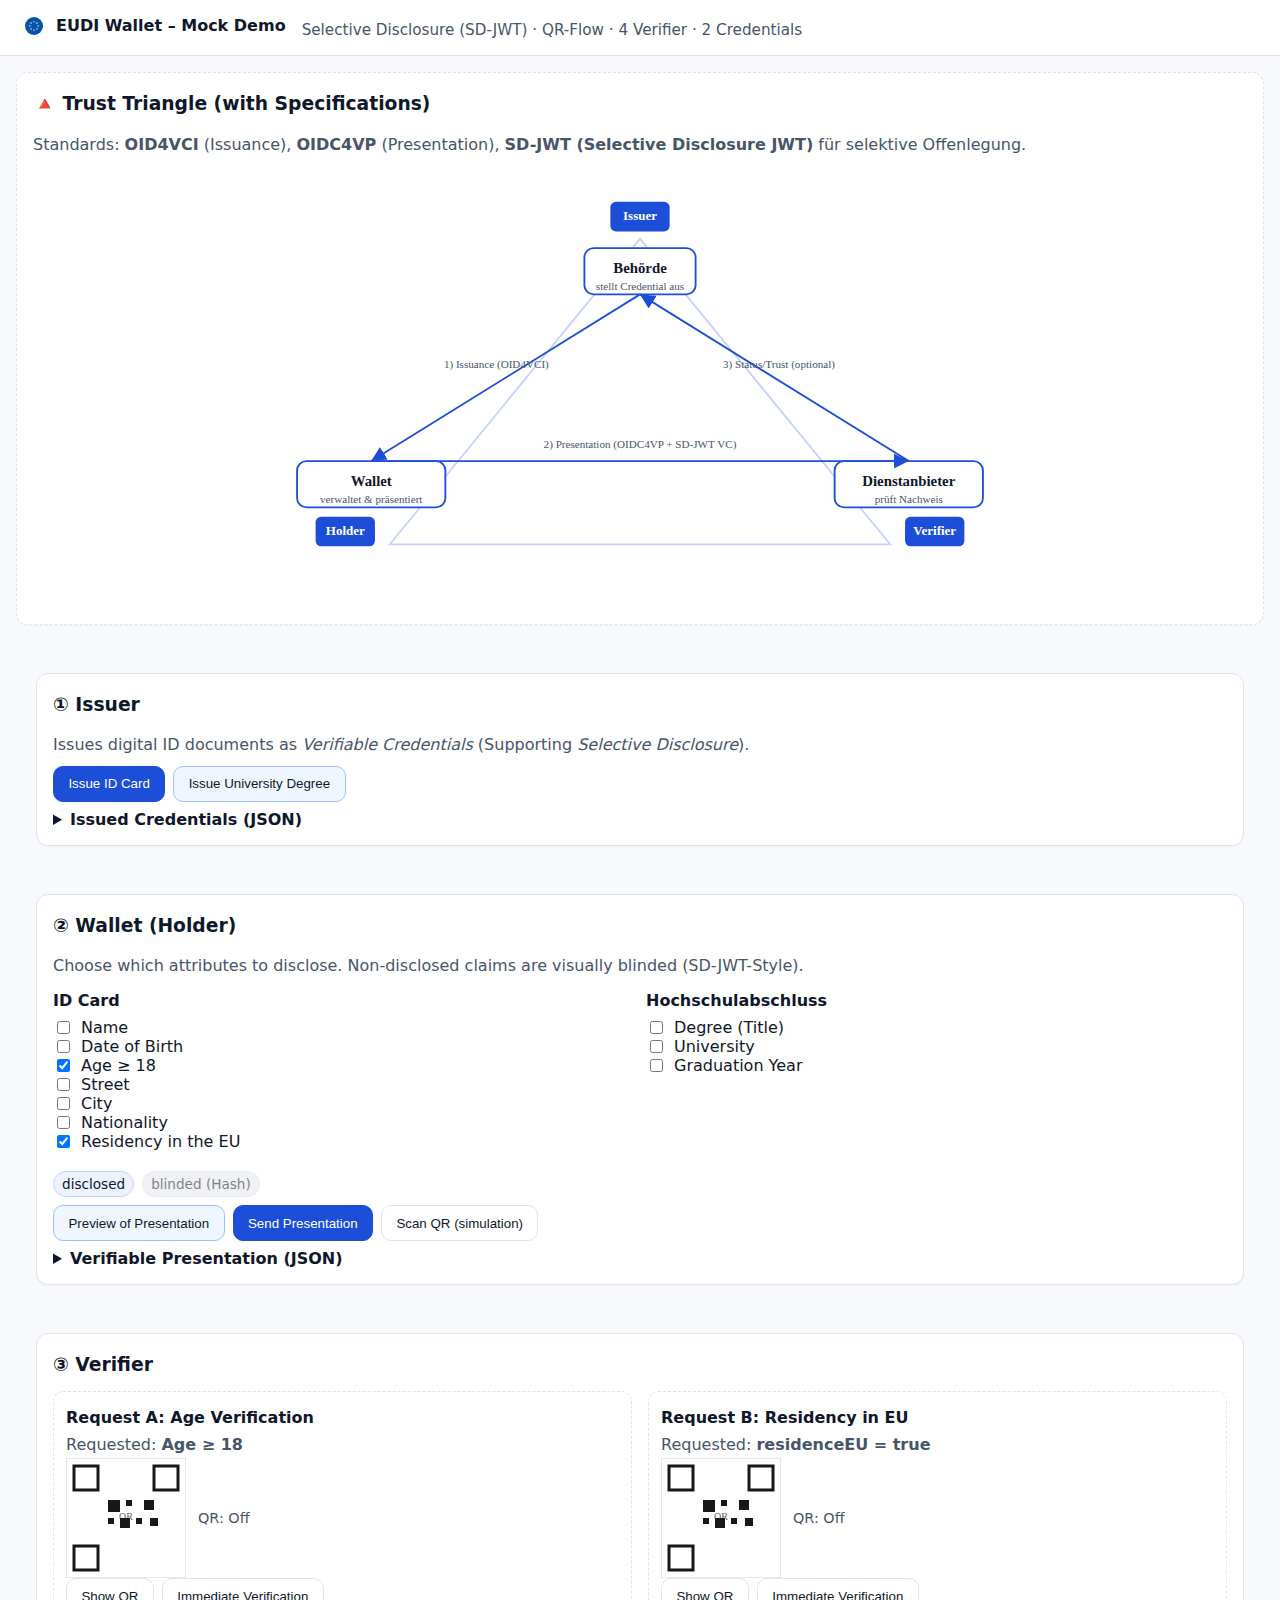
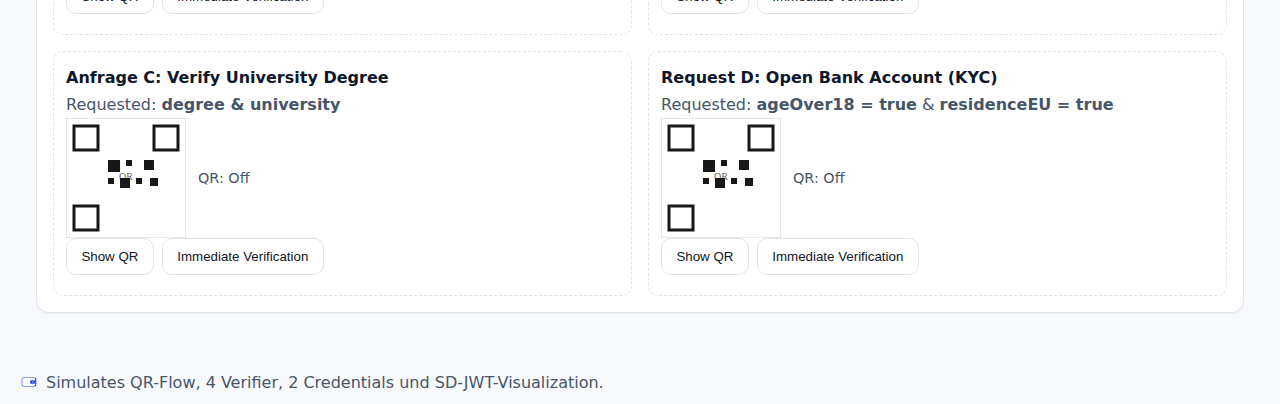
<file: mock-eudi-wallet-demo/index.html>
<!DOCTYPE html>
<html lang="de">
<head>
  <meta charset="UTF-8">
  <meta name="viewport" content="width=device-width, initial-scale=1.0" />
  <title>EUDI Wallet Demo · SD-JWT VC · 4 Verifier</title>
  <link rel="stylesheet" href="style.css">
</head>
<body>
<header>
  <div class="brand">
    <img src="assets/european-union.svg" alt="EU Flagge" width="28" height="18">
    <span>EUDI Wallet – Mock Demo</span>
  </div>
  <div class="subtitle">Selective Disclosure (SD-JWT) · QR-Flow · 4 Verifier · 2 Credentials</div>
</header>

<section class="panel diagram">
  <h3>🔺 Trust Triangle (with Specifications)</h3>
  <p>Standards: <strong>OID4VCI</strong> (Issuance), <strong>OIDC4VP</strong> (Presentation), <strong>SD-JWT (Selective Disclosure JWT)</strong> für selektive Offenlegung.</p>
  <div class="diagram-wrap">
    <img src="assets/trust-triangle-specs.svg" alt="Trust Triangle Diagramm mit OID4VCI / OIDC4VP / SD-JWT" class="diagram-img">
  </div>
</section>

<main>
  <section class="panel" id="issuer">
    <h3>① Issuer</h3>
      <p>Issues digital ID documents as <em>Verifiable Credentials</em> (Supporting <em>Selective Disclosure</em>).</p>
    <div class="issuer-actions">
      <button class="primary" id="btnIssueId">Issue ID Card</button>
      <button class="secondary" id="btnIssueDegree">Issue University Degree</button>
    </div>
    <details>
      <summary>Issued Credentials (JSON)</summary>
      <div class="cred-list">
        <div>
          <strong>ID Card</strong>
          <pre id="credentialId"></pre>
        </div>
        <div>
          <strong>University Degree</strong>
          <pre id="credentialDegree"></pre>
        </div>
      </div>
    </details>
  </section>

  <section class="panel" id="wallet">
    <h3>② Wallet (Holder)</h3>
    <p>Choose which attributes to disclose. Non-disclosed claims are visually blinded (SD-JWT-Style).</p>
    <div class="wallet-grid">
      <div>
        <h4>ID Card</h4>
        <form id="disclosureId">
          <label><input type="checkbox" name="name"> Name</label>
          <label><input type="checkbox" name="dob"> Date of Birth</label>
          <label><input type="checkbox" name="ageOver18" checked> Age ≥ 18</label>
          <label><input type="checkbox" name="street"> Street</label>
          <label><input type="checkbox" name="city"> City</label>
          <label><input type="checkbox" name="nationality"> Nationality</label>
          <label><input type="checkbox" name="residenceEU" checked> Residency in the EU</label>
        </form>
        <div class="sdjwt-view" id="sdViewId"></div>
      </div>
      <div>
        <h4>Hochschulabschluss</h4>
        <form id="disclosureDegree">
          <label><input type="checkbox" name="degree"> Degree (Title)</label>
          <label><input type="checkbox" name="university"> University</label>
          <label><input type="checkbox" name="year"> Graduation Year</label>
        </form>
        <div class="sdjwt-view" id="sdViewDegree"></div>
      </div>
    </div>
    <div class="legend">
      <span class="chip disclosed">disclosed</span>
      <span class="chip blinded">blinded (Hash)</span>
    </div>
    <div class="actions">
      <button class="secondary" id="btnPreview">Preview of Presentation</button>
      <button class="primary" id="btnPresent">Send Presentation</button>
      <button id="btnScanQr">Scan QR (simulation)</button>
    </div>
    <details>
      <summary>Verifiable Presentation (JSON)</summary>
      <pre id="presentation"></pre>
    </details>
  </section>

  <section class="panel" id="verifier">
    <h3>③ Verifier</h3>
    <div class="verifier-grid four">
      <div class="verifier-card">
        <h4>Request A: Age Verification</h4>
        <p>Requested: <strong>Age ≥ 18</strong></p>
        <div class="qr-wrap">
          <img src="assets/qr-placeholder.svg" alt="QR Placeholder" class="qr" id="qrA">
          <div class="qr-label" id="qrALabel">QR: Off</div>
        </div>
        <div class="actions">
          <button id="btnShowQrA">Show QR</button>
          <button id="btnRequestA">Immediate Verification</button>
        </div>
        <div id="resultA" class="result"></div>
      </div>
      <div class="verifier-card">
        <h4>Request B: Residency in EU</h4>
        <p>Requested: <strong>residenceEU = true</strong></p>
        <div class="qr-wrap">
          <img src="assets/qr-placeholder.svg" alt="QR Placeholder" class="qr" id="qrB">
          <div class="qr-label" id="qrBLabel">QR: Off</div>
        </div>
        <div class="actions">
          <button id="btnShowQrB">Show QR</button>
          <button id="btnRequestB">Immediate Verification</button>
        </div>
        <div id="resultB" class="result"></div>
      </div>
      <div class="verifier-card">
        <h4>Anfrage C: Verify University Degree</h4>
        <p>Requested: <strong>degree &amp; university</strong></p>
        <div class="qr-wrap">
          <img src="assets/qr-placeholder.svg" alt="QR Placeholder" class="qr" id="qrC">
          <div class="qr-label" id="qrCLabel">QR: Off</div>
        </div>
        <div class="actions">
          <button id="btnShowQrC">Show QR</button>
          <button id="btnRequestC">Immediate Verification</button>
        </div>
        <div id="resultC" class="result"></div>
      </div>
      <div class="verifier-card">
        <h4>Request D: Open Bank Account (KYC)</h4>
        <p>Requested: <strong>ageOver18 = true</strong> &amp; <strong>residenceEU = true</strong></p>
        <div class="qr-wrap">
          <img src="assets/qr-placeholder.svg" alt="QR Placeholder" class="qr" id="qrD">
          <div class="qr-label" id="qrDLabel">QR: Off</div>
        </div>
        <div class="actions">
          <button id="btnShowQrD">Show QR</button>
          <button id="btnRequestD">Immediate Verification</button>
        </div>
        <div id="resultD" class="result"></div>
      </div>
    </div>
  </section>
</main>

<footer>
  <img src="assets/wallet.svg" alt="" width="18" height="18">
  <span>Simulates QR-Flow, 4 Verifier, 2 Credentials und SD-JWT-Visualization.</span>
</footer>

<!-- Modal: Consent -->
<div id="modal" class="modal hidden" aria-hidden="true" role="dialog" aria-label="Confirm data sharing">
  <div class="modal-content">
    <h4>Confirm data sharing</h4>
    <p>This Websit requests:</p>
    <p id="modalRequest"><em>Unknown</em></p>
    <p>You are currently sharing (Disclosures):</p>
    <ul id="shareList"></ul>
    <div class="modal-actions">
      <button id="modalCancel">Cancel</button>
      <button class="primary" id="modalConfirm">Share</button>
    </div>
  </div>
</div>

<script src="script.js"></script>
</body>
</html>
</file>
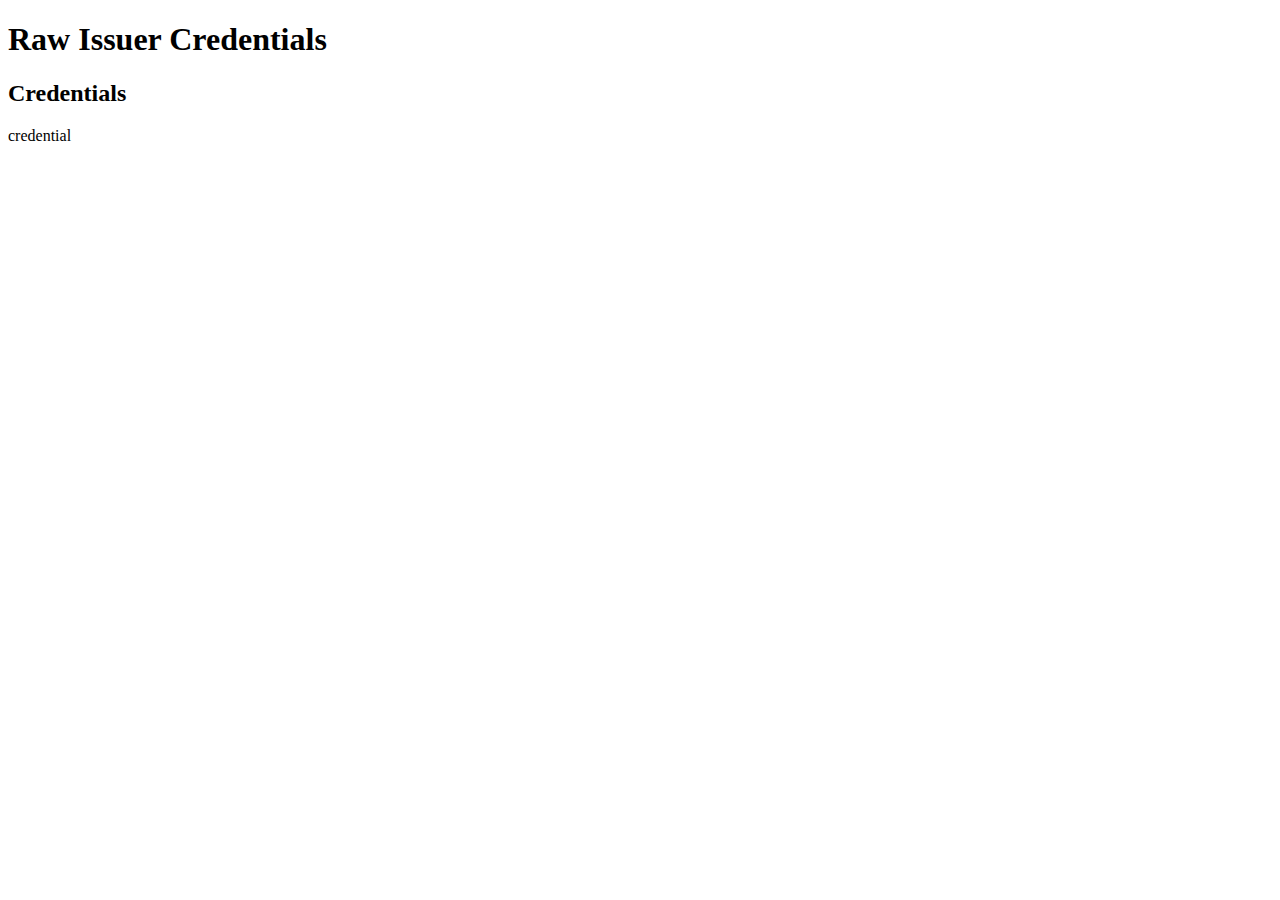
<file: selective-disclosure-demo/src/main/resources/templates/index.html>
<!DOCTYPE html>
<html xmlns="http://www.w3.org/1999/xhtml" xmlns:th="http://www.thymeleaf.org" lang="de">
<head>
    <meta charset="UTF-8"/>
    <title>Selective Disclosure Demo</title>
    <link href="https://cdn.jsdelivr.net/npm/bootstrap@5.3.8/dist/css/bootstrap.min.css" rel="stylesheet"
          integrity="sha384-sRIl4kxILFvY47J16cr9ZwB07vP4J8+LH7qKQnuqkuIAvNWLzeN8tE5YBujZqJLB" crossorigin="anonymous">
    <script src="https://cdn.jsdelivr.net/npm/bootstrap@5.3.8/dist/js/bootstrap.bundle.min.js"
            integrity="sha384-FKyoEForCGlyvwx9Hj09JcYn3nv7wiPVlz7YYwJrWVcXK/BmnVDxM+D2scQbITxI"
            crossorigin="anonymous"></script>
</head>
<body>
<div th:replace="~{fragments :: header}"></div>

<div class="container-fluid">
    <h1>Raw Issuer Credentials</h1>

    <div th:if="${identityCredentialSerialized != null}">
        <h2>Credentials</h2>
        <p><span style="white-space: pre-line" th:text="${identityCredentialSerialized}">credential</span></p>
    </div>
</div>
</body>
</html>
</file>
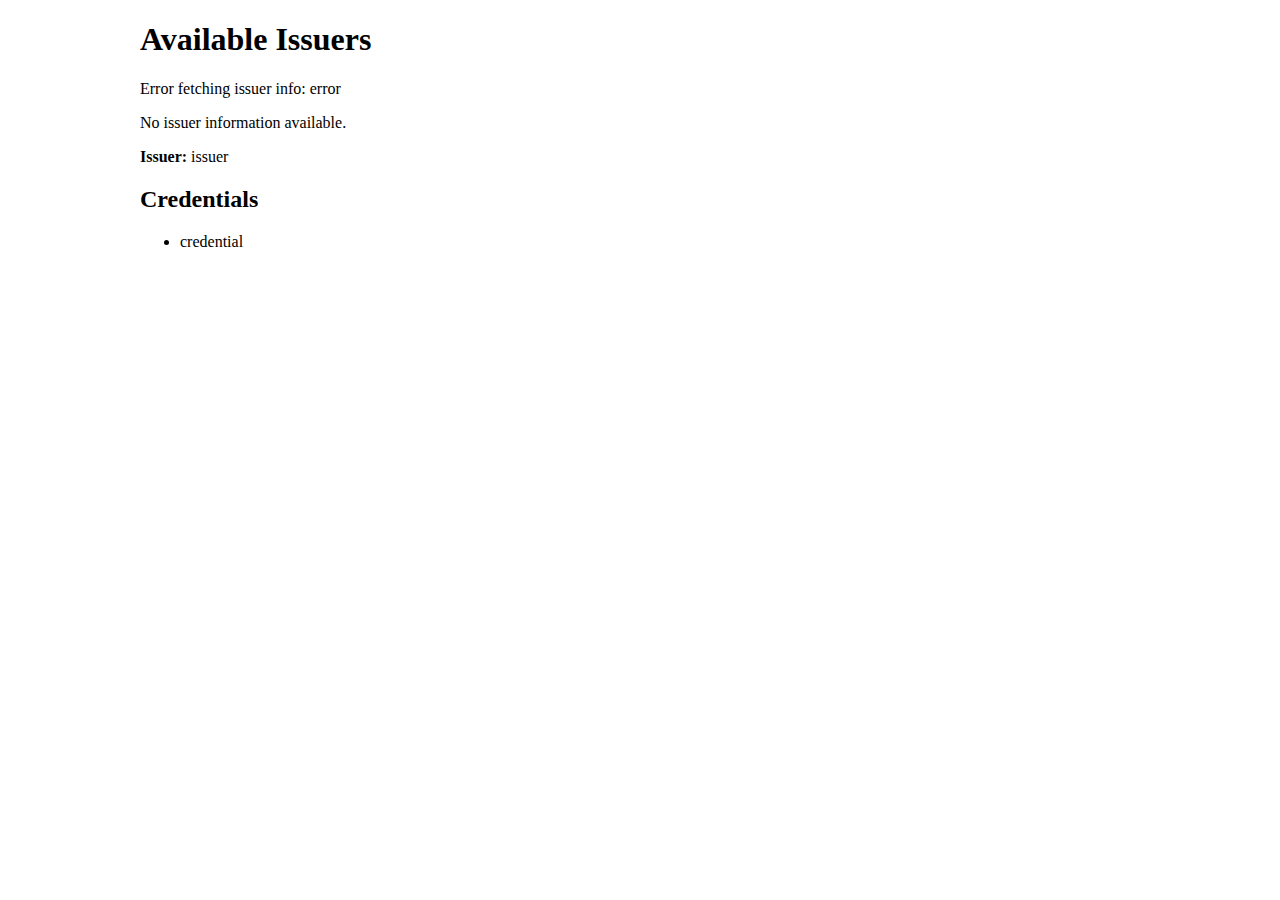
<file: wallet/src/main/resources/templates/index.html>
<!DOCTYPE html>
<html xmlns="http://www.w3.org/1999/xhtml" xmlns:th="http://www.thymeleaf.org">
<head>
    <meta charset="UTF-8" />
    <title>Available Issuers</title>
    <link rel="stylesheet" th:href="@{/css/style.css}" />
</head>
<body>
<div th:replace="~{fragments :: header}"></div>

<div style="max-width:1000px;margin:20px auto;">
    <h1>Available Issuers</h1>

    <div th:if="${error != null}">
        <p class="error">Error fetching issuer info: <span th:text="${error}">error</span></p>
    </div>

    <div th:if="${offer == null}">
        <p>No issuer information available.</p>
    </div>

    <div th:if="${offer != null}">
        <p><strong>Issuer:</strong> <span th:text="${offer.credentialIssuer}">issuer</span></p>

        <h2>Credentials</h2>
        <ul>
            <li th:each="id : ${offer.credentialConfigurationIds}">
                <a th:href="@{/credentials/{id}(id=${id})}" th:text="${id}">credential</a>
            </li>
        </ul>
    </div>
</div>
</body>
</html>
</file>
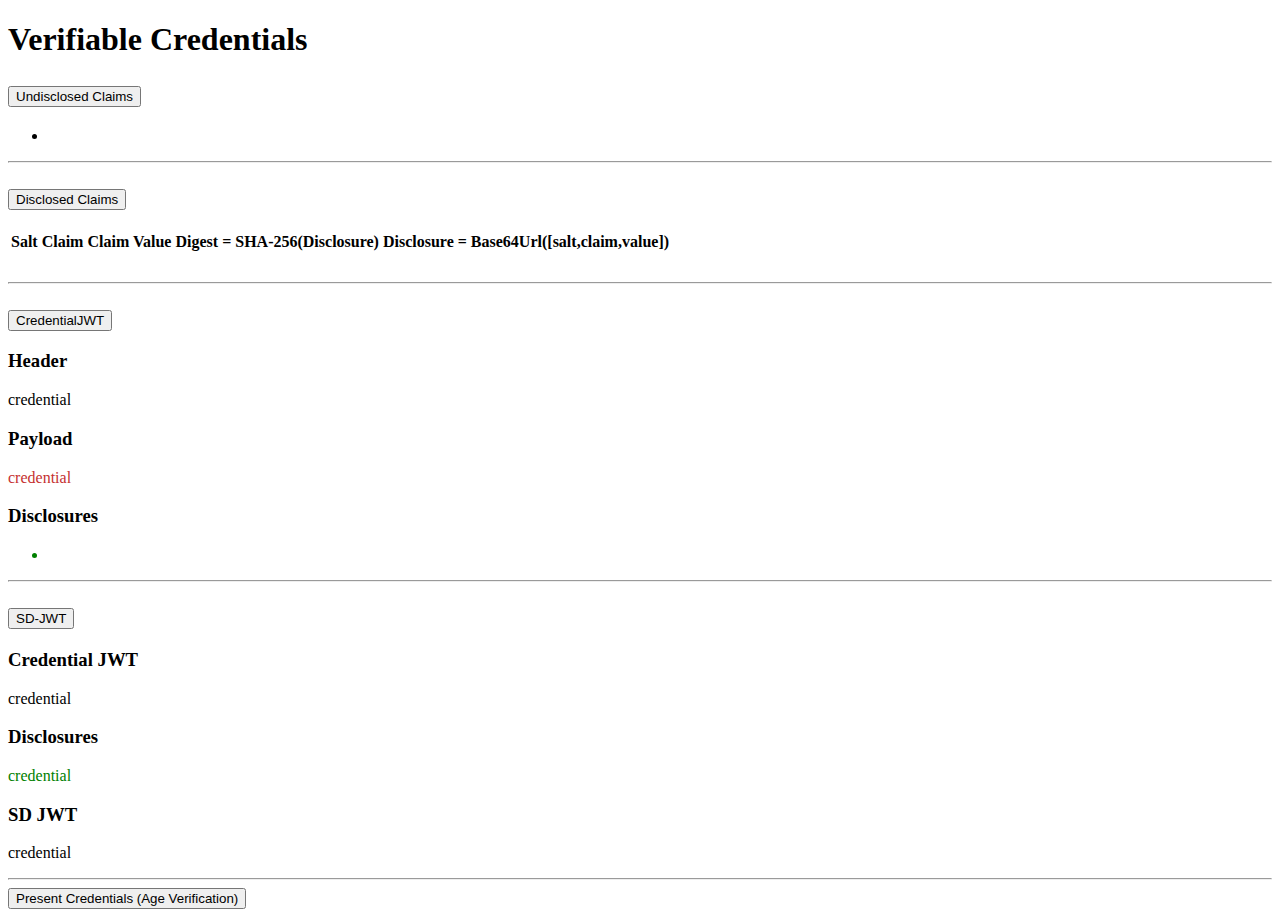
<file: selective-disclosure-demo/src/main/resources/templates/credentials.html>
<!DOCTYPE html>
<html xmlns="http://www.w3.org/1999/xhtml" xmlns:th="http://www.thymeleaf.org" lang="de">
<head>
    <meta charset="UTF-8"/>
    <title>Selective Disclosure Demo</title>
    <link href="https://cdn.jsdelivr.net/npm/bootstrap@5.3.8/dist/css/bootstrap.min.css" rel="stylesheet"
          integrity="sha384-sRIl4kxILFvY47J16cr9ZwB07vP4J8+LH7qKQnuqkuIAvNWLzeN8tE5YBujZqJLB" crossorigin="anonymous">
    <script src="https://cdn.jsdelivr.net/npm/bootstrap@5.3.8/dist/js/bootstrap.bundle.min.js"
            integrity="sha384-FKyoEForCGlyvwx9Hj09JcYn3nv7wiPVlz7YYwJrWVcXK/BmnVDxM+D2scQbITxI"
            crossorigin="anonymous"></script>
</head>
<body>
<div th:replace="~{fragments :: header}"></div>

<div class="container-fluid">
    <h1>Verifiable Credentials</h1>

    <div class="accordion" id="verifiableCredentials">

        <div th:if="${undisclosedFields != null}">
            <div class="accordion-item">
                <h2 class="accordion-header">
                    <button class="accordion-button collapsed" type="button" data-bs-toggle="collapse"
                            data-bs-target="#collapseOne" aria-expanded="false" aria-controls="collapseOne">
                        Undisclosed Claims
                    </button>
                </h2>
                <div id="collapseOne" class="accordion-collapse collapse" data-bs-parent="#verifiableCredentials">
                    <div class="accordion-body">
                        <ul th:each="undisclosed : ${undisclosedFields}">
                            <li th:text="${undisclosed.getKey()} + ': ' + ${undisclosed.getValue()}"></li>
                        </ul>
                    </div>
                </div>
            </div>

            <hr>

            <div th:if="${disclosures != null}">
                <div class="accordion-item">
                    <h2 class="accordion-header">
                        <button class="accordion-button collapsed" type="button" data-bs-toggle="collapse"
                                data-bs-target="#collapseTwo" aria-expanded="false" aria-controls="collapseTwo">
                            Disclosed Claims
                        </button>
                    </h2>
                    <div id="collapseTwo" class="accordion-collapse collapse"
                         data-bs-parent="#verifiableCredentials">
                        <div class="accordion-body">
                            <table class="table table-striped">
                                <tr>
                                    <th>Salt</th>
                                    <th>Claim</th>
                                    <th>Claim Value</th>
                                    <th>Digest = SHA-256(Disclosure)</th>
                                    <th>Disclosure = Base64Url([salt,claim,value])</th>
                                </tr>
                                <tr th:each="disclosed : ${disclosures}">
                                    <td th:text="${disclosed.getSalt()}"></td>
                                    <td th:text="${disclosed.getClaimName()}"></td>
                                    <td th:text="${disclosed.getClaimValue()}"></td>
                                    <td style="color: #c53030" th:text="${disclosed.digest()}"></td>
                                    <td>
                                        <span style="color: green;" th:text="${disclosed}"></span>
                                        <p><span
                                                th:text="' Decoded:' + ${@selectiveDisclosureService.base64Decode(disclosed.toString())}"></span>
                                        </p>
                                    </td>
                                </tr>
                            </table>
                        </div>
                    </div>
                </div>
            </div>

            <hr>

            <div th:if="${credentialJwt != null}">
                <div class="accordion-item">
                    <h2 class="accordion-header">
                        <button class="accordion-button collapsed" type="button" data-bs-toggle="collapse"
                                data-bs-target="#collapseThree" aria-expanded="false" aria-controls="collapseThree">
                            CredentialJWT
                        </button>
                    </h2>
                    <div id="collapseThree" class="accordion-collapse collapse"
                         data-bs-parent="#verifiableCredentials">
                        <div class="accordion-body">
                            <h3>Header</h3>
                            <p><span style="white-space: break-spaces; line-break: normal"
                                     th:text="${@selectiveDisclosureService.serialize(credentialJwt.getHeader().toJSONObject())}">credential</span>
                            </p>
                            <h3>Payload</h3>
                            <p><span style="white-space: break-spaces; line-break: auto; color: #c53030"
                                     th:text="${@selectiveDisclosureService.serialize(credentialJwt.getJWTClaimsSet().toJSONObject())}">credential</span>
                            </p>
                            <h3>Disclosures</h3>
                            <ul th:each="disclosed : ${disclosedFields}">
                                <li style="color: green" th:text="${disclosed}"></li>
                            </ul>
                        </div>
                    </div>
                </div>

                <hr>

                <div th:if="${sdJwt != null}">
                    <div class="accordion-item">
                        <h2 class="accordion-header">
                            <button class="accordion-button collapsed" type="button" data-bs-toggle="collapse"
                                    data-bs-target="#collapseFour" aria-expanded="false" aria-controls="collapseFour">
                                SD-JWT
                            </button>
                        </h2>
                        <div id="collapseFour" class="accordion-collapse collapse"
                             data-bs-parent="#verifiableCredentials">
                            <div class="accordion-body">
                                <h3>Credential JWT</h3>
                                <p><span style="white-space: wrap; line-break: anywhere"
                                         th:text="${sdJwt.getCredentialJwt()}">credential</span></p>
                                <h3>Disclosures</h3>
                                <p><span style="white-space: wrap; line-break: anywhere; color: green"
                                         th:text="${sdJwt.getDisclosures()}">credential</span>
                                </p>
                                <h3>SD JWT</h3>
                                <p><span style="white-space: wrap; line-break: anywhere"
                                         th:text="${sdJwt.toString()}">credential</span>
                                </p>
                            </div>
                        </div>
                    </div>
                </div>
            </div>
        </div>
    </div>
    <hr>

    <form action="#" th:action="@{/presentation}" method="get">
        <button type="submit">Present Credentials (Age Verification)</button>
    </form>

</div>
</body>
</html>
</file>
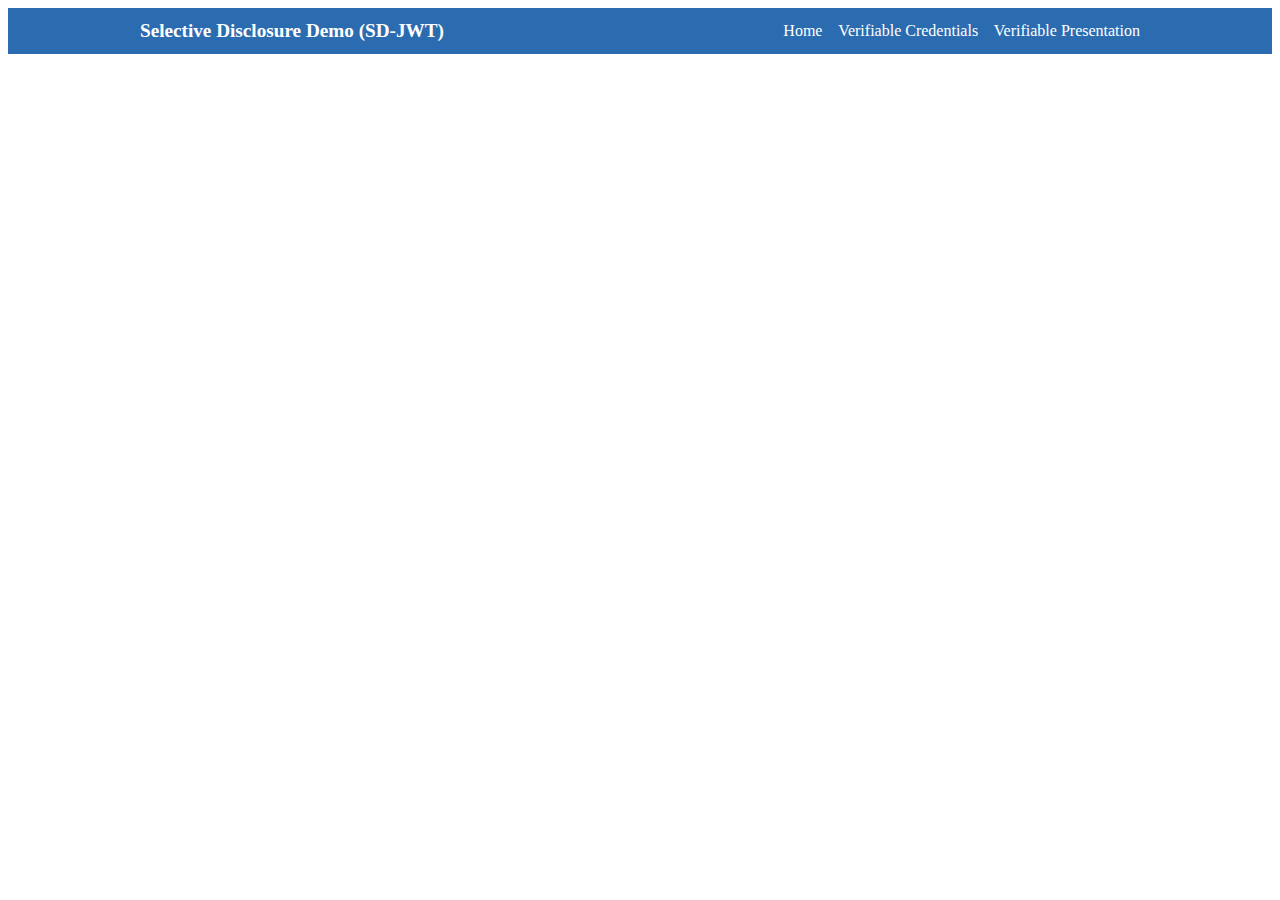
<file: selective-disclosure-demo/src/main/resources/templates/fragments.html>
<!DOCTYPE html>
<html xmlns:th="http://www.thymeleaf.org" xmlns="http://www.w3.org/1999/xhtml" lang="de">
<head>
    <meta charset="UTF-8" />
    <link href="https://cdn.jsdelivr.net/npm/bootstrap@5.3.8/dist/css/bootstrap.min.css" rel="stylesheet" integrity="sha384-sRIl4kxILFvY47J16cr9ZwB07vP4J8+LH7qKQnuqkuIAvNWLzeN8tE5YBujZqJLB" crossorigin="anonymous">
    <script src="https://cdn.jsdelivr.net/npm/bootstrap@5.3.8/dist/js/bootstrap.bundle.min.js" integrity="sha384-FKyoEForCGlyvwx9Hj09JcYn3nv7wiPVlz7YYwJrWVcXK/BmnVDxM+D2scQbITxI" crossorigin="anonymous"></script>
</head>
<body>
<div th:fragment="header">
    <header class="container-fluid" style="background:#2b6cb0;color:white;padding:12px;">
        <div style="max-width:1000px;margin:0 auto;display:flex;align-items:center;justify-content:space-between;">
            <div>
                <h1 style="margin:0;font-size:1.2rem;">Selective Disclosure Demo (SD-JWT)</h1>
            </div>
            <nav>
                <a th:href="@{/}" style="color:white;margin-right:12px;">Home</a>
                <a th:href="@{/credentials}" style="color:white;margin-right:12px;">Verifiable Credentials</a>
                <a th:href="@{/presentation}" style="color:white;">Verifiable Presentation</a>
            </nav>
        </div>
    </header>
</div>
</body>
</html>
</file>
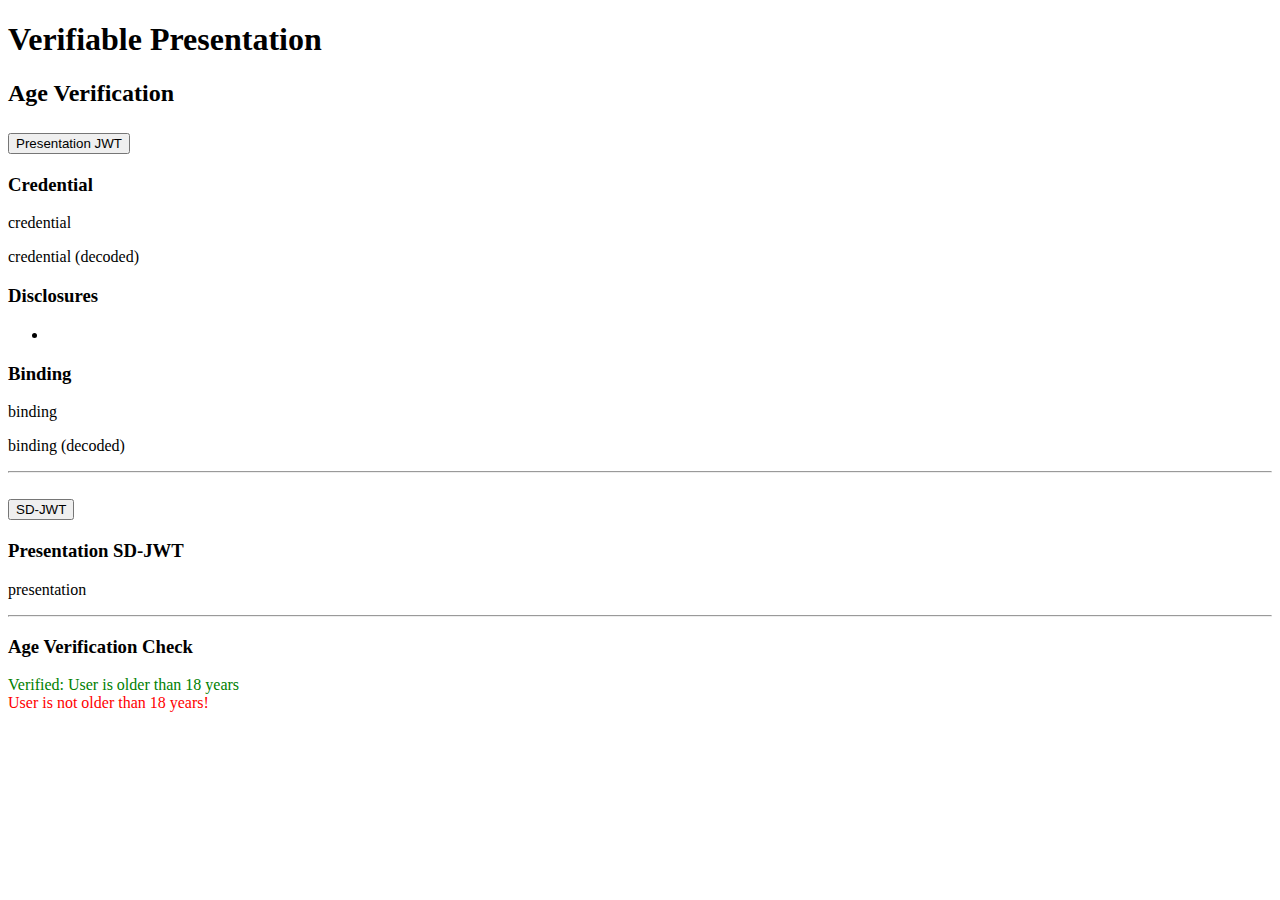
<file: selective-disclosure-demo/src/main/resources/templates/presentation.html>
<!DOCTYPE html>
<html xmlns="http://www.w3.org/1999/xhtml" xmlns:th="http://www.thymeleaf.org" lang="de">
<head>
    <meta charset="UTF-8"/>
    <title>Selective Disclosure Demo</title>
    <link href="https://cdn.jsdelivr.net/npm/bootstrap@5.3.8/dist/css/bootstrap.min.css" rel="stylesheet"
          integrity="sha384-sRIl4kxILFvY47J16cr9ZwB07vP4J8+LH7qKQnuqkuIAvNWLzeN8tE5YBujZqJLB" crossorigin="anonymous">
    <script src="https://cdn.jsdelivr.net/npm/bootstrap@5.3.8/dist/js/bootstrap.bundle.min.js"
            integrity="sha384-FKyoEForCGlyvwx9Hj09JcYn3nv7wiPVlz7YYwJrWVcXK/BmnVDxM+D2scQbITxI"
            crossorigin="anonymous"></script>
</head>
<body>
<div th:replace="~{fragments :: header}"></div>

<div class="container-fluid">
    <h1>Verifiable Presentation</h1>
    <h2>Age Verification</h2>

    <div class="accordion" id="verifiablePresentation">

        <div th:if="${presentationSdJwt != null}">
            <div class="accordion-item">
                <h2 class="accordion-header">
                    <button class="accordion-button collapsed" type="button" data-bs-toggle="collapse"
                            data-bs-target="#collapseOne" aria-expanded="false" aria-controls="collapseOne">
                        Presentation JWT
                    </button>
                </h2>
                <div id="collapseOne" class="accordion-collapse collapse"
                     data-bs-parent="#verifiablePresentation">
                    <div class="accordion-body">
                        <h3>Credential</h3>
                        <p><span style="white-space: break-spaces; line-break: normal"
                                 th:text="${presentationSdJwt.getCredentialJwt()}">credential</span></p>
                        <p><span style="white-space: break-spaces; line-break: normal"
                                 th:text="${@selectiveDisclosureService.getPresentationCredentialDecoded()}">credential (decoded)</span>
                        </p>

                        <h3>Disclosures</h3>
                        <ul th:each="disclosed : ${presentationSdJwt.getDisclosures()}">
                            <li th:utext="${disclosed} + '</br> Decoded:' + ${@selectiveDisclosureService.base64Decode(disclosed.getDisclosure())} + '</br> Salted Digest:' + ${disclosed.digest()}"></li>
                        </ul>
                        <h3>Binding</h3>
                        <p><span style="white-space: break-spaces; line-break: auto"
                                 th:text="${presentationSdJwt.getBindingJwt()}">binding</span></p>
                        <p><span style="white-space: break-spaces; line-break: normal"
                                 th:text="${@selectiveDisclosureService.getPresentationBindingDecoded()}">binding (decoded)</span>
                        </p>
                    </div>
                </div>
            </div>
        </div>

        <hr>

        <div th:if="${serializedPresentationSdJwt != null}">
            <div class="accordion-item">
                <h2 class="accordion-header">
                    <button class="accordion-button collapsed" type="button" data-bs-toggle="collapse"
                            data-bs-target="#collapseTwo" aria-expanded="false" aria-controls="collapseTwo">
                        SD-JWT
                    </button>
                </h2>
                <div id="collapseTwo" class="accordion-collapse collapse"
                     data-bs-parent="#verifiablePresentation">
                    <div class="accordion-body">
                        <h3>Presentation SD-JWT</h3>
                        <p><span style="white-space: wrap; line-break: anywhere"
                                 th:text="${serializedPresentationSdJwt}">presentation</span></p>
                    </div>
                </div>
            </div>
        </div>

        <hr>

        <div>
            <h3>Age Verification Check</h3>
            <div th:if="${age_verification}" style="color: green">Verified: User is older than 18
                years
            </div>
            <div th:unless="${age_verification}" style="color: red">User is not older than 18
                years!
            </div>
        </div>

    </div>
</div>
</body>
</html>
</file>
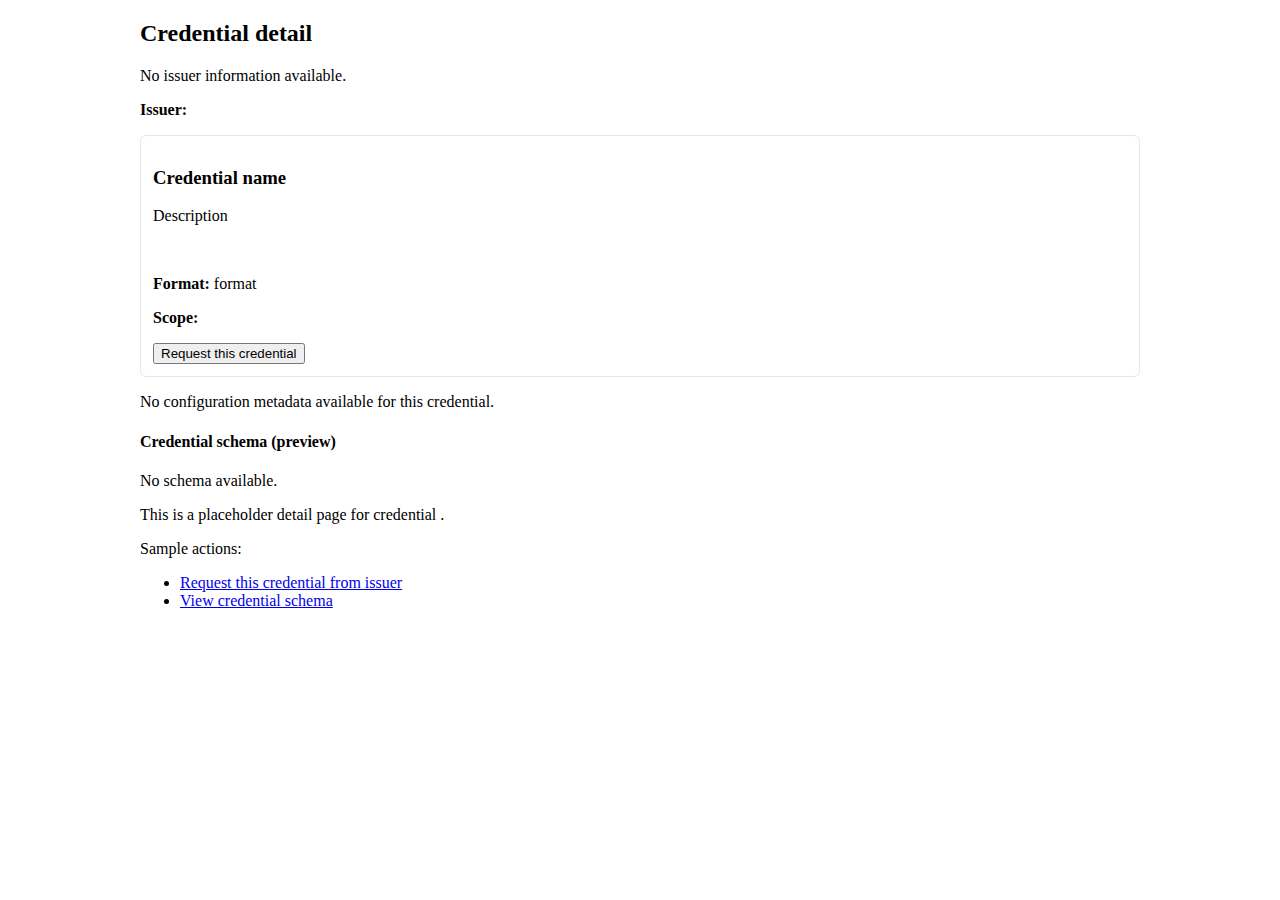
<file: wallet/src/main/resources/templates/credential-detail.html>
<!DOCTYPE html>
<html xmlns="http://www.w3.org/1999/xhtml" xmlns:th="http://www.thymeleaf.org">
<head>
    <meta charset="UTF-8" />
    <title th:text="'Credential: ' + ${credentialId}">Credential detail</title>
    <link rel="stylesheet" th:href="@{/css/style.css}" />
</head>
<body>
<div th:replace="~{fragments :: header}"></div>

<div style="max-width:1000px;margin:20px auto;">
    <h2 th:text="'Credential detail: ' + ${credentialId}">Credential detail</h2>

    <div th:if="${offer == null}">
        <p>No issuer information available.</p>
    </div>

    <div th:if="${offer != null}">
        <p><strong>Issuer:</strong> <span th:text="${offer.credentialIssuer}"></span></p>

        <div th:if="${configuration != null}" style="border:1px solid #e2e8f0;padding:12px;border-radius:6px;background:white;">
            <h3 th:text="${configuration.display?.name} ?: ${credentialId}">Credential name</h3>
            <p th:if="${configuration.display?.description}" th:text="${configuration.display?.description}">Description</p>
            <div th:if="${configuration.display?.logo}">
                <img th:src="${configuration.display?.logo?.uri}" th:alt="${configuration.display?.logo?.altText}" style="max-height:80px;" />
            </div>
            <p><strong>Format:</strong> <span th:text="${configuration.format}">format</span></p>
            <p th:if="${configuration.scope != null}"><strong>Scope:</strong> <span th:text="${configuration.scope}"></span></p>

            <form th:action="@{/credentials/{id}/request(id=${credentialId})}" method="post">
                <button type="submit">Request this credential</button>
            </form>
        </div>

        <div th:if="${configuration == null}">
            <p>No configuration metadata available for this credential.</p>
        </div>

        <div style="margin-top:16px;">
            <h4>Credential schema (preview)</h4>
            <pre th:if="${schema != null}" th:text="${#strings.escapeXml(#json.stringify(schema))}"></pre>
            <p th:if="${schema == null}">No schema available.</p>
        </div>

        <p>This is a placeholder detail page for credential <strong th:text="${credentialId}"></strong>.</p>
        <p>Sample actions:</p>
        <ul>
            <li><a href="#">Request this credential from issuer</a></li>
            <li><a href="#">View credential schema</a></li>
        </ul>
    </div>
</div>
</body>
</html>
</file>
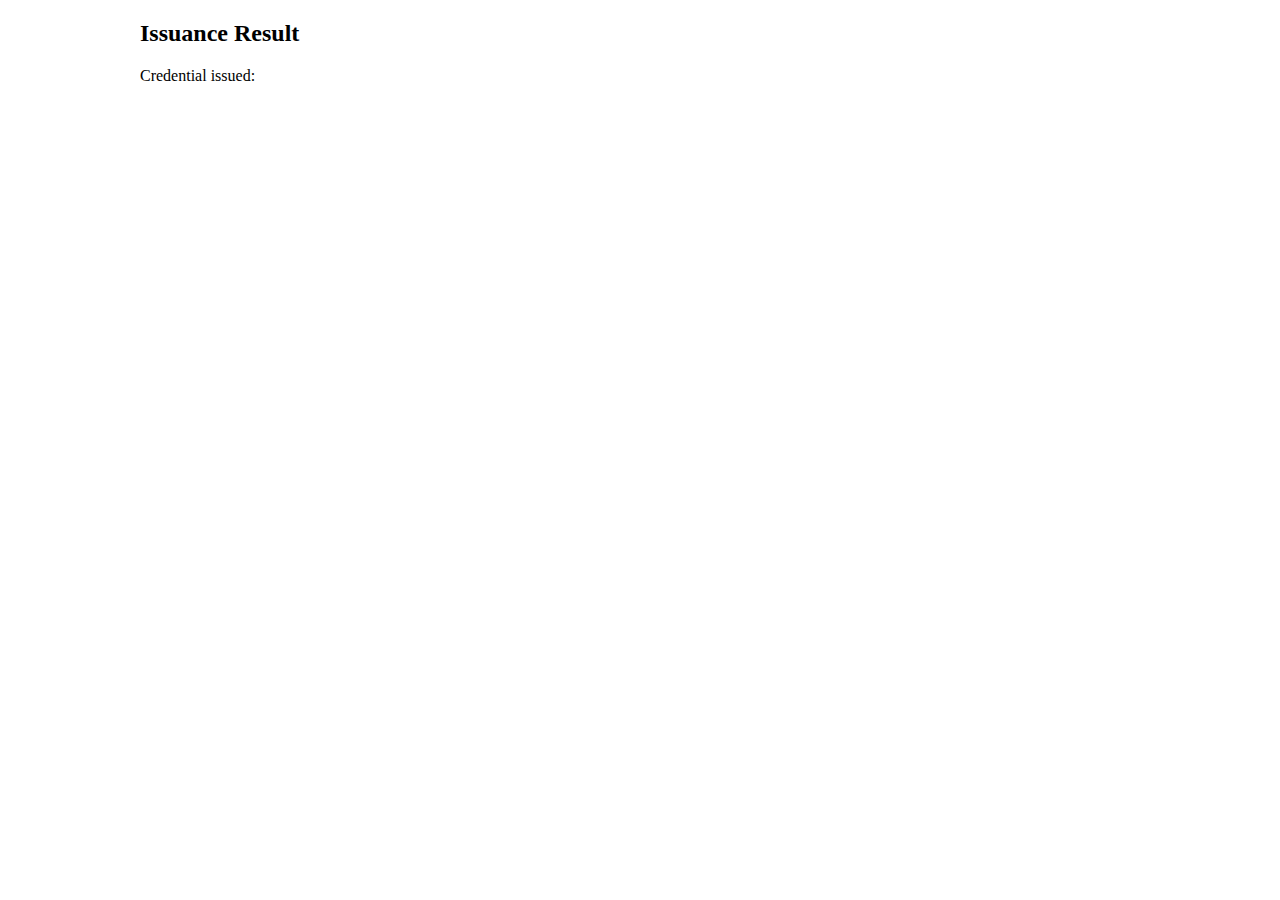
<file: wallet/src/main/resources/templates/credential-result.html>
<!DOCTYPE html>
<html xmlns="http://www.w3.org/1999/xhtml" xmlns:th="http://www.thymeleaf.org">
<head>
    <meta charset="UTF-8" />
    <title>Credential issuance result</title>
    <link rel="stylesheet" th:href="@{/css/style.css}" />
</head>
<body>
<div th:replace="~{fragments :: header}"></div>

<div style="max-width:1000px;margin:20px auto;">
    <h2>Issuance Result</h2>
    <div th:if="${error != null}">
        <p class="error" th:text="${error}"></p>
    </div>
    <div th:if="${issuedCredential != null}">
        <p>Credential issued:</p>
        <pre th:text="${issuedCredential}"></pre>
    </div>
</div>
</body>
</html>
</file>
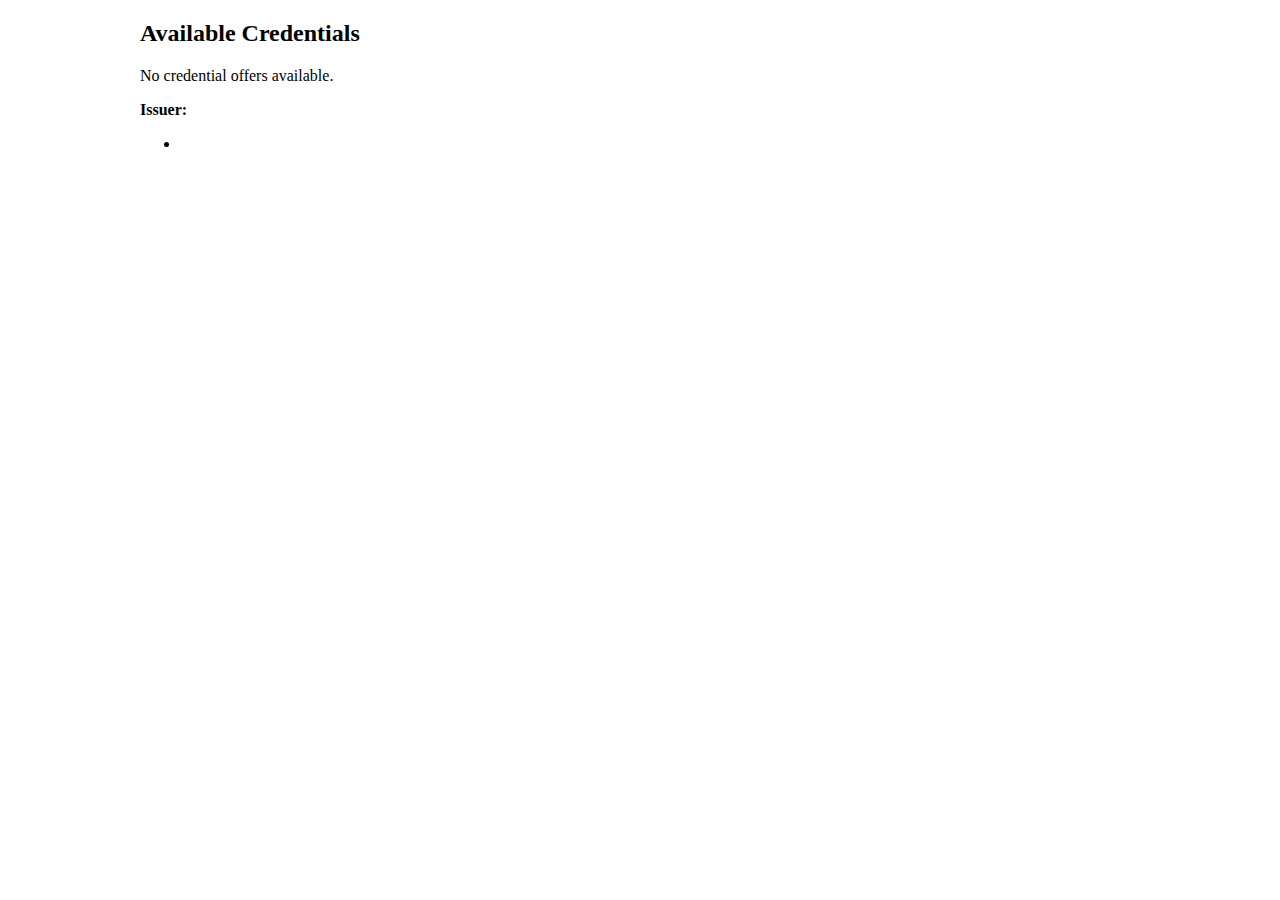
<file: wallet/src/main/resources/templates/credentials.html>
<!DOCTYPE html>
<html xmlns="http://www.w3.org/1999/xhtml" xmlns:th="http://www.thymeleaf.org">
<head>
    <meta charset="UTF-8" />
    <title>Credentials - Wallet</title>
    <link rel="stylesheet" th:href="@{/css/style.css}" />
</head>
<body>
<div th:replace="~{fragments :: header}"></div>

<div style="max-width:1000px;margin:20px auto;">
    <h2>Available Credentials</h2>
    <div th:if="${offer == null}">
        <p>No credential offers available.</p>
    </div>
    <div th:if="${offer != null}">
        <p><strong>Issuer:</strong> <span th:text="${offer.credentialIssuer}"></span></p>
        <ul>
            <li th:each="id : ${offer.credentialConfigurationIds}">
                <a th:href="@{/credentials/{id}(id=${id})}" th:text="${id}"></a>
            </li>
        </ul>
    </div>
</div>
</body>
</html>
</file>
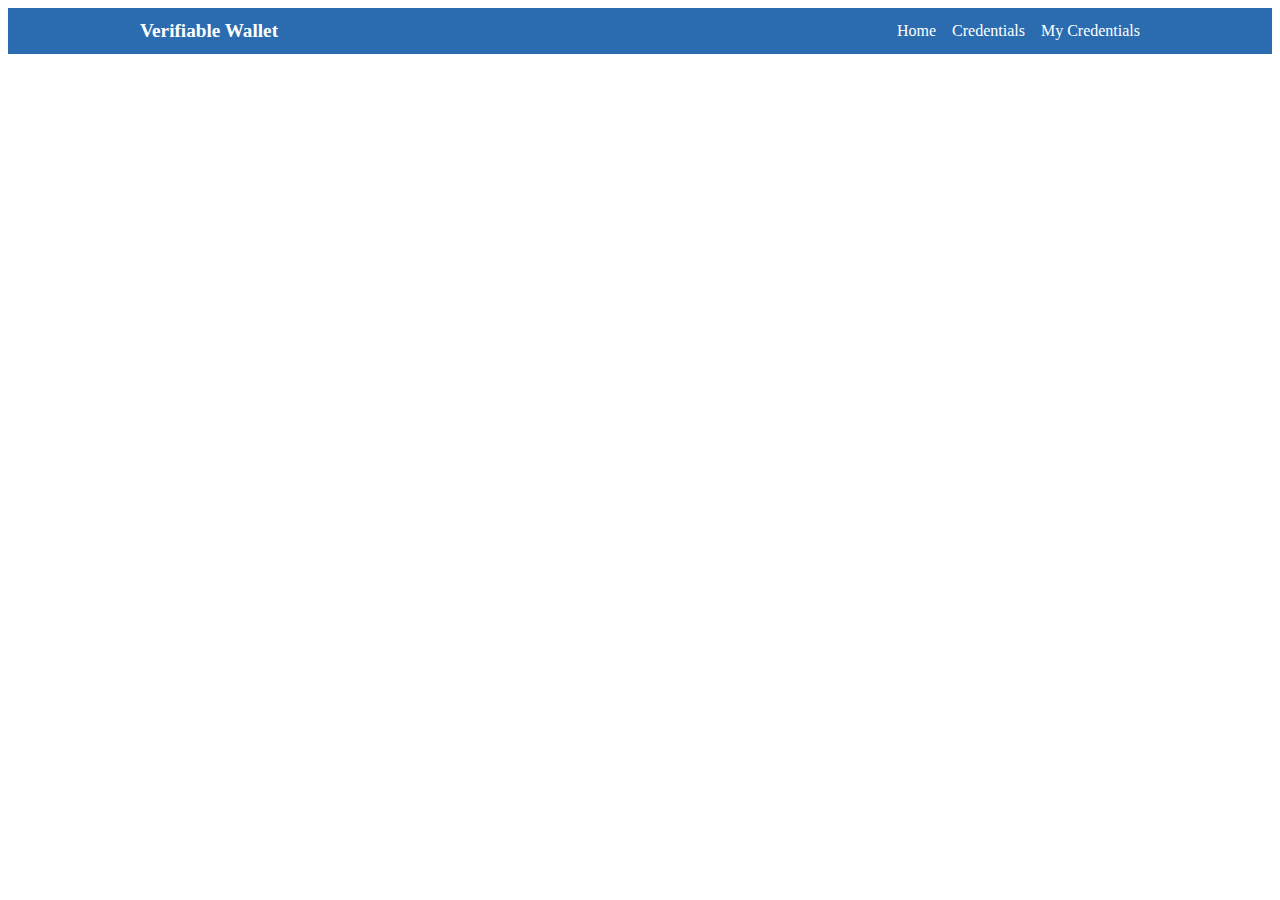
<file: wallet/src/main/resources/templates/fragments.html>
<!DOCTYPE html>
<html xmlns:th="http://www.thymeleaf.org" xmlns="http://www.w3.org/1999/xhtml">
<head>
    <meta charset="UTF-8" />
</head>
<body>
<div th:fragment="header">
    <header style="background:#2b6cb0;color:white;padding:12px;">
        <div style="max-width:1000px;margin:0 auto;display:flex;align-items:center;justify-content:space-between;">
            <div>
                <h1 style="margin:0;font-size:1.2rem;">Verifiable Wallet</h1>
            </div>
            <nav>
                <a th:href="@{/}" style="color:white;margin-right:12px;">Home</a>
                <a th:href="@{/credentials}" style="color:white;margin-right:12px;">Credentials</a>
                <a th:href="@{/my-credentials}" style="color:white;">My Credentials</a>
            </nav>
        </div>
    </header>
</div>
</body>
</html>
</file>
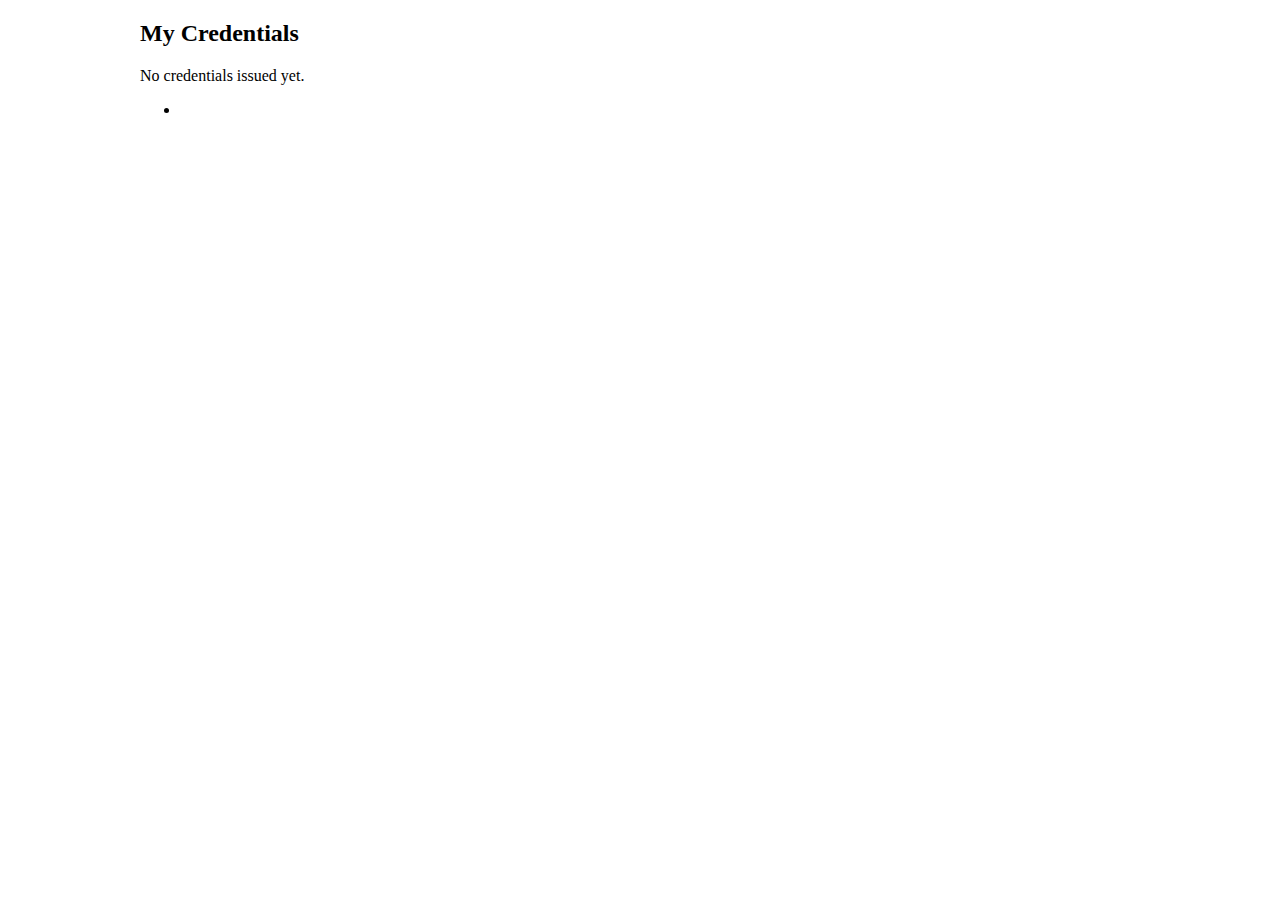
<file: wallet/src/main/resources/templates/my-credentials.html>
<!DOCTYPE html>
<html xmlns="http://www.w3.org/1999/xhtml" xmlns:th="http://www.thymeleaf.org">
<head>
    <meta charset="UTF-8" />
    <title>My Credentials</title>
    <link rel="stylesheet" th:href="@{/css/style.css}" />
</head>
<body>
<div th:replace="~{fragments :: header}"></div>

<div style="max-width:1000px;margin:20px auto;">
    <h2>My Credentials</h2>
    <div th:if="${credentials == null || #lists.isEmpty(credentials)}">
        <p>No credentials issued yet.</p>
    </div>
    <ul th:if="${credentials != null}">
        <li th:each="c : ${credentials}">
            <pre th:text="${c}"></pre>
        </li>
    </ul>
</div>
</body>
</html>
</file>
<file: mock-eudi-wallet-demo/style.css>
* { box-sizing: border-box; }
:root {
  --bg: #f7f9fc;
  --panel: #ffffff;
  --border: #dfe3eb;
  --text: #0f172a;
  --muted: #475569;
  --primary: #1d4ed8;
  --primary-ink: #ffffff;
  --ok: #16a34a;
  --bad: #dc2626;
  --chip-bg: #eef2ff;
  --chip-br: #c7d2fe;
  --chip-muted: #e5e7eb;
}
html, body { height: 100%; }
body {
  margin: 0;
  font-family: system-ui, -apple-system, Segoe UI, Roboto, Arial, sans-serif;
  color: var(--text);
  background: var(--bg);
}
header {
  display: flex;
  align-items: baseline;
  gap: 1rem;
  padding: 1rem 1.25rem;
  border-bottom: 1px solid var(--border);
  background: var(--panel);
  position: sticky; top: 0; z-index: 10;
}
.brand { display: flex; align-items: center; gap: .5rem; font-weight: 700; }
.subtitle { color: var(--muted); font-size: .95rem; }
main {
  display: grid;
  grid-template-columns: 1fr;
  gap: 1rem;
  padding: 1rem 1.25rem;
}
.panel {
  background: var(--panel);
  border: 1px solid var(--border);
  border-radius: 12px;
  padding: 1rem;
  margin: 1rem;
  display: flex; flex-direction: column; gap: .5rem;
  box-shadow: 0 1px 2px rgba(0,0,0,.04);
}
.panel.diagram { border-style: dashed; }
.diagram-wrap { display: grid; place-items: center; padding: .5rem 0; }
.diagram-img { width: min(760px, 95%); height: auto; }
h3 { margin: .25rem 0 .5rem 0; }
h4 { margin: .25rem 0 .5rem 0; }
p { margin: .25rem 0; color: var(--muted); }
pre {
  background: #0b1220;
  color: #e2e8f0;
  padding: .75rem;
  border-radius: 8px;
  max-height: 260px;
  overflow: auto;
  border: 1px solid #1f2937;
}
details summary { cursor: pointer; font-weight: 600; color: var(--text); }
.issuer-actions { display: flex; gap: .5rem; flex-wrap: wrap; }
.cred-list { display: grid; grid-template-columns: repeat(2, 1fr); gap: .75rem; }
.wallet-grid { display: grid; grid-template-columns: repeat(2, 1fr); gap: .75rem; }
form label { display: flex; align-items: center; gap: .5rem; }
button {
  appearance: none; border: 1px solid var(--border); background: #fff; color: var(--text);
  padding: .6rem .9rem; border-radius: 10px; cursor: pointer; transition: .15s ease;
}
button:hover { transform: translateY(-1px); box-shadow: 0 4px 12px rgba(0,0,0,.06); }
button.primary { background: var(--primary); color: var(--primary-ink); border-color: var(--primary); }
button.secondary { border-color: #93c5fd; background: #eff6ff; }
.actions { display: flex; gap: .5rem; flex-wrap: wrap; }
.sdjwt-view { display: flex; flex-wrap: wrap; gap: .4rem; margin-top: .4rem; }
.chip {
  display: inline-flex; align-items: center; gap: .35rem;
  border: 1px solid var(--chip-br);
  background: var(--chip-bg);
  padding: .25rem .5rem; border-radius: 999px;
  font-size: .85rem;
}
.chip .key { font-weight: 600; }
.chip .val { font-family: ui-monospace, SFMono-Regular, Menlo, Consolas, monospace; }
.chip.blinded { opacity: .55; border-style: dotted; background: var(--chip-muted); }
.chip .lock { font-size: .95rem; }
.legend { display: flex; align-items: center; gap: .5rem; margin-top: .35rem; }
.verifier-grid.four { display: grid; grid-template-columns: repeat(2, 1fr); gap: 1rem; }
.verifier-card { border: 1px dashed var(--border); border-radius: 10px; padding: .75rem; }
.qr-wrap { display: flex; align-items: center; gap: .75rem; }
.qr { width: 120px; height: 120px; opacity: .9; }
.qr-label { color: var(--muted); font-size: .9rem; }
.result { margin-top: .5rem; font-weight: 700; }
.result.ok { color: var(--ok); }
.result.bad { color: var(--bad); }
footer {
  margin-top: 1rem; padding: .75rem 1.25rem; display: flex; align-items: center; gap: .5rem;
  color: var(--muted);
}
/* Modal */
.modal { position: fixed; inset: 0; display: grid; place-items: center; background: rgba(15,23,42,.45); }
.modal.hidden { display: none; }
.modal-content {
  width: min(560px, 92vw);
  background: var(--panel);
  border: 1px solid var(--border);
  border-radius: 12px;
  padding: 1rem;
  box-shadow: 0 10px 30px rgba(0,0,0,.2);
}
.modal-actions { display: flex; justify-content: flex-end; gap: .5rem; margin-top: .5rem; }
ul#shareList { margin: .25rem 0 .5rem 1rem; }
@media (max-width: 980px) {
  .cred-list, .wallet-grid, .verifier-grid.four { grid-template-columns: 1fr; }
}
</file>
